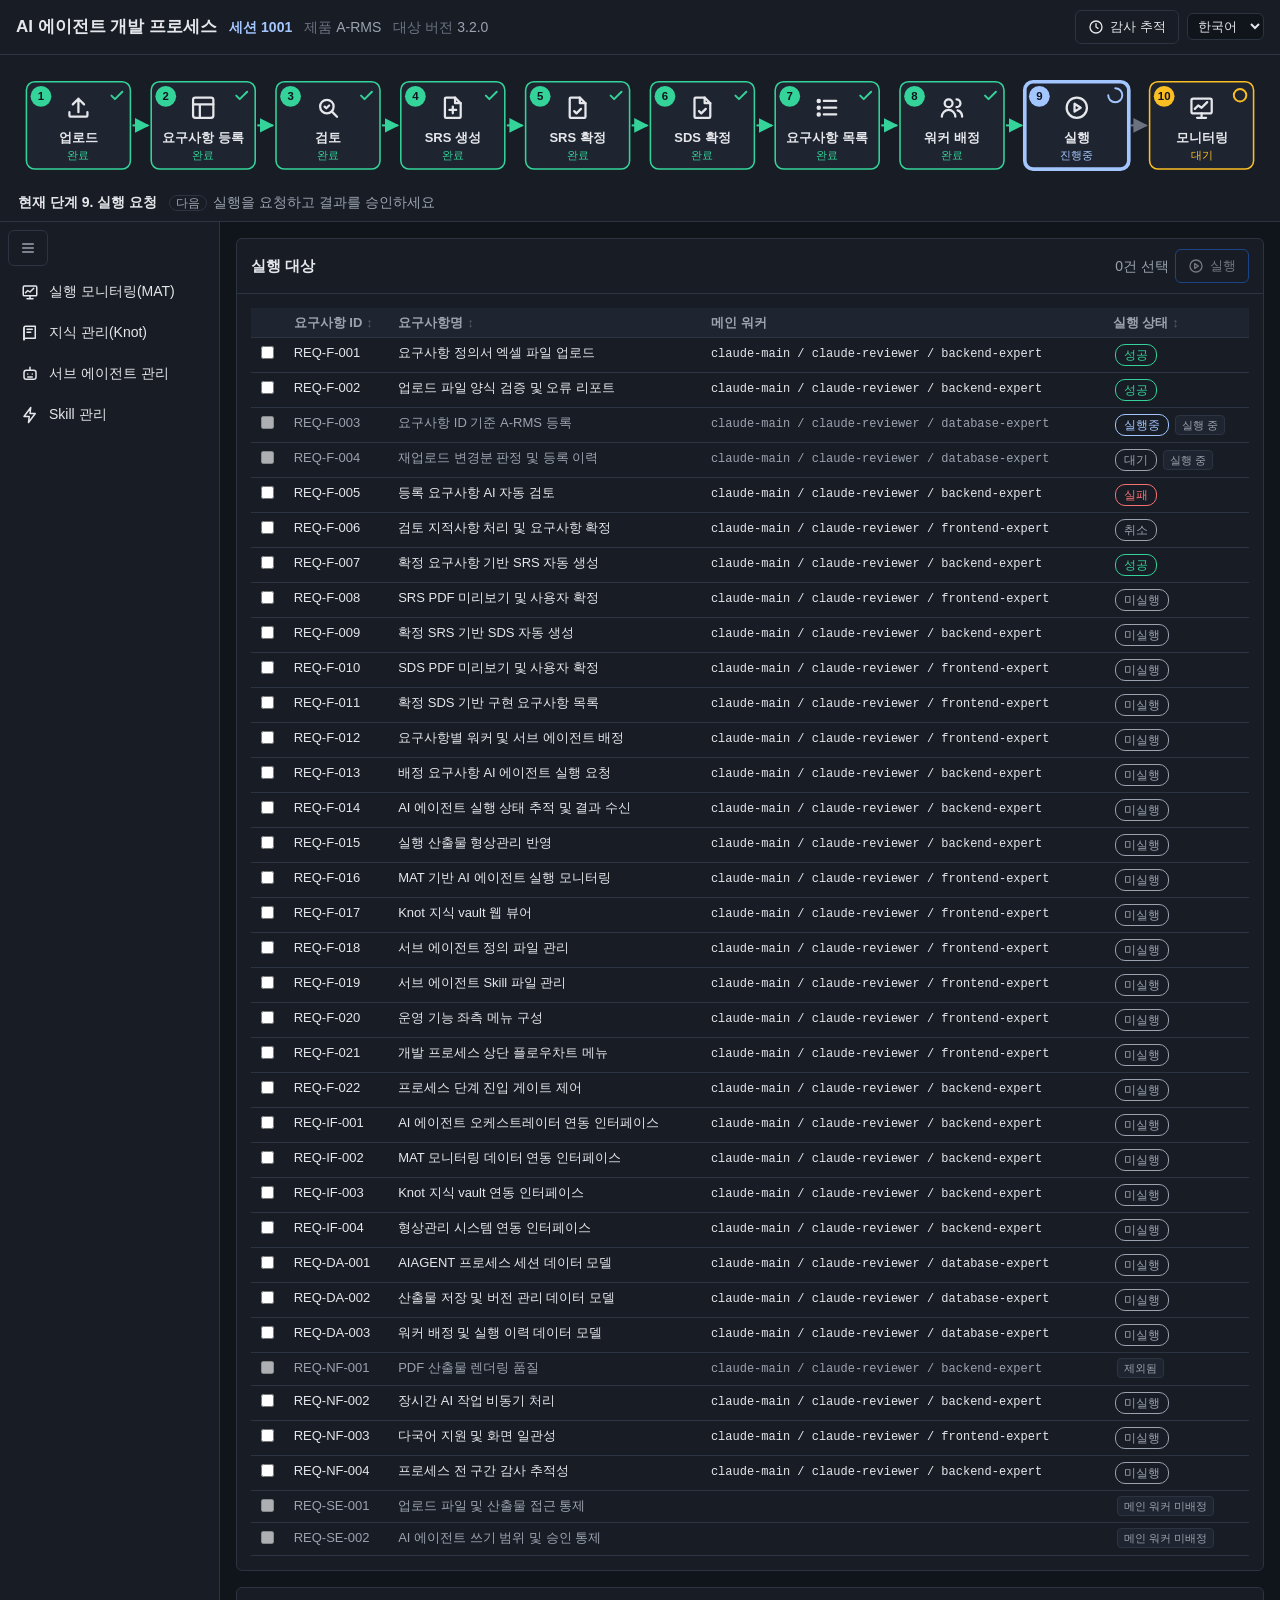
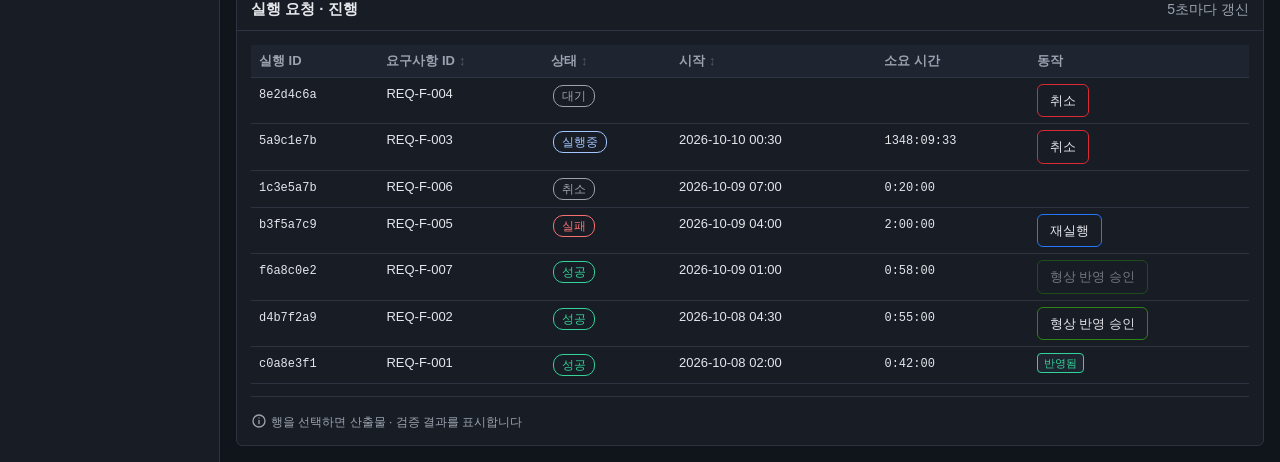
<file: frontend/ai-agent-req-regist/index.html>
<!doctype html>
<html lang="ko">
  <head>
    <meta charset="utf-8" />
    <meta name="viewport" content="width=device-width, initial-scale=1" />
    <title data-locale="aiagent.app.title"></title>
    <!-- 인라인 아이콘(별도 파일 요청 없음 — 콘솔 404 방지) -->
    <link rel="icon" href="data:image/svg+xml,%3Csvg xmlns='http://www.w3.org/2000/svg' viewBox='0 0 24 24'%3E%3Crect x='4' y='7' width='16' height='12' rx='3' fill='%232477ff'/%3E%3Cpath d='M12 3v4' stroke='%232477ff' stroke-width='2'/%3E%3Ccircle cx='9' cy='12.5' r='1.5' fill='%23fff'/%3E%3Ccircle cx='15' cy='12.5' r='1.5' fill='%23fff'/%3E%3C/svg%3E" />
    <link rel="stylesheet" href="css/aiagent.css" />
  </head>
  <body>
    <!-- 아이콘(외부 라이브러리 없음). 사용: <svg><use href="#ag-ico-NAME"/></svg> -->
    <svg class="ag-symbols" aria-hidden="true" focusable="false" xmlns="http://www.w3.org/2000/svg">
      <defs>
        <symbol id="ag-ico-upload" viewBox="0 0 24 24" fill="none" stroke="currentColor" stroke-width="2" stroke-linecap="round" stroke-linejoin="round"><path d="M12 16V4M7 9l5-5 5 5M4 16v3a1 1 0 0 0 1 1h14a1 1 0 0 0 1-1v-3" /></symbol>
        <symbol id="ag-ico-register" viewBox="0 0 24 24" fill="none" stroke="currentColor" stroke-width="2" stroke-linecap="round" stroke-linejoin="round"><rect x="3" y="3" width="18" height="18" rx="2" /><path d="M3 9h18M9 21V9" /></symbol>
        <symbol id="ag-ico-review" viewBox="0 0 24 24" fill="none" stroke="currentColor" stroke-width="2" stroke-linecap="round" stroke-linejoin="round"><circle cx="11" cy="11" r="6" /><path d="M20 20l-4.5-4.5M9 11l1.5 1.5L13 10" /></symbol>
        <symbol id="ag-ico-doc-gen" viewBox="0 0 24 24" fill="none" stroke="currentColor" stroke-width="2" stroke-linecap="round" stroke-linejoin="round"><path d="M14 3H6a1 1 0 0 0-1 1v16a1 1 0 0 0 1 1h12a1 1 0 0 0 1-1V8z" /><path d="M14 3v5h5M12 11v6M9 14h6" /></symbol>
        <symbol id="ag-ico-doc-check" viewBox="0 0 24 24" fill="none" stroke="currentColor" stroke-width="2" stroke-linecap="round" stroke-linejoin="round"><path d="M14 3H6a1 1 0 0 0-1 1v16a1 1 0 0 0 1 1h12a1 1 0 0 0 1-1V8z" /><path d="M14 3v5h5M9 15l2 2 4-4" /></symbol>
        <symbol id="ag-ico-list" viewBox="0 0 24 24" fill="none" stroke="currentColor" stroke-width="2" stroke-linecap="round" stroke-linejoin="round"><path d="M9 6h11M9 12h11M9 18h11" /><circle cx="4.5" cy="6" r="1" /><circle cx="4.5" cy="12" r="1" /><circle cx="4.5" cy="18" r="1" /></symbol>
        <symbol id="ag-ico-worker" viewBox="0 0 24 24" fill="none" stroke="currentColor" stroke-width="2" stroke-linecap="round" stroke-linejoin="round"><circle cx="9" cy="8" r="3.5" /><path d="M3 20c0-3.3 2.7-6 6-6s6 2.7 6 6M16 4.5a3.5 3.5 0 0 1 0 7M21 20c0-2.6-1.6-4.8-4-5.6" /></symbol>
        <symbol id="ag-ico-play" viewBox="0 0 24 24" fill="none" stroke="currentColor" stroke-width="2" stroke-linecap="round" stroke-linejoin="round"><circle cx="12" cy="12" r="9" /><path d="M10 8.5v7l5.5-3.5z" /></symbol>
        <symbol id="ag-ico-monitor" viewBox="0 0 24 24" fill="none" stroke="currentColor" stroke-width="2" stroke-linecap="round" stroke-linejoin="round"><rect x="3" y="4" width="18" height="13" rx="1.5" /><path d="M8 21h8M12 17v4M6 13l3-3 3 2 5-5" /></symbol>
        <symbol id="ag-ico-knowledge" viewBox="0 0 24 24" fill="none" stroke="currentColor" stroke-width="2" stroke-linecap="round" stroke-linejoin="round"><path d="M4 5a2 2 0 0 1 2-2h13v16H6a2 2 0 0 0-2 2z" /><path d="M4 21V5M8 7h7M8 11h5" /></symbol>
        <symbol id="ag-ico-agent" viewBox="0 0 24 24" fill="none" stroke="currentColor" stroke-width="2" stroke-linecap="round" stroke-linejoin="round"><rect x="4" y="7" width="16" height="12" rx="3" /><path d="M12 3v4M9 12h.01M15 12h.01M9 16h6" /></symbol>
        <symbol id="ag-ico-skill" viewBox="0 0 24 24" fill="none" stroke="currentColor" stroke-width="2" stroke-linecap="round" stroke-linejoin="round"><path d="M13 2L4 14h7l-1 8 9-12h-7z" /></symbol>
        <symbol id="ag-ico-check" viewBox="0 0 24 24" fill="none" stroke="currentColor" stroke-width="2.5" stroke-linecap="round" stroke-linejoin="round"><path d="M5 12.5l4.5 4.5L19 7.5" /></symbol>
        <symbol id="ag-ico-progress" viewBox="0 0 24 24" fill="none" stroke="currentColor" stroke-width="2.5" stroke-linecap="round" stroke-linejoin="round"><path d="M12 3a9 9 0 1 1-9 9" /></symbol>
        <symbol id="ag-ico-circle" viewBox="0 0 24 24" fill="none" stroke="currentColor" stroke-width="2.5"><circle cx="12" cy="12" r="8" /></symbol>
        <symbol id="ag-ico-lock" viewBox="0 0 24 24" fill="none" stroke="currentColor" stroke-width="2" stroke-linecap="round" stroke-linejoin="round"><rect x="5" y="11" width="14" height="10" rx="2" /><path d="M8 11V8a4 4 0 0 1 8 0v3" /></symbol>
        <symbol id="ag-ico-close" viewBox="0 0 24 24" fill="none" stroke="currentColor" stroke-width="2" stroke-linecap="round"><path d="M6 6l12 12M18 6L6 18" /></symbol>
        <symbol id="ag-ico-alert" viewBox="0 0 24 24" fill="none" stroke="currentColor" stroke-width="2" stroke-linecap="round" stroke-linejoin="round"><path d="M12 3l9.5 17H2.5z" /><path d="M12 10v4M12 17.5h.01" /></symbol>
        <symbol id="ag-ico-info" viewBox="0 0 24 24" fill="none" stroke="currentColor" stroke-width="2" stroke-linecap="round"><circle cx="12" cy="12" r="9" /><path d="M12 11v5M12 7.5h.01" /></symbol>
        <symbol id="ag-ico-plus" viewBox="0 0 24 24" fill="none" stroke="currentColor" stroke-width="2" stroke-linecap="round"><path d="M12 5v14M5 12h14" /></symbol>
        <symbol id="ag-ico-file" viewBox="0 0 24 24" fill="none" stroke="currentColor" stroke-width="2" stroke-linecap="round" stroke-linejoin="round"><path d="M14 3H6a1 1 0 0 0-1 1v16a1 1 0 0 0 1 1h12a1 1 0 0 0 1-1V8z" /><path d="M14 3v5h5" /></symbol>
        <symbol id="ag-ico-download" viewBox="0 0 24 24" fill="none" stroke="currentColor" stroke-width="2" stroke-linecap="round" stroke-linejoin="round"><path d="M12 4v12M7 11l5 5 5-5M4 20h16" /></symbol>
        <symbol id="ag-ico-menu" viewBox="0 0 24 24" fill="none" stroke="currentColor" stroke-width="2" stroke-linecap="round"><path d="M4 6h16M4 12h16M4 18h16" /></symbol>
        <symbol id="ag-ico-audit" viewBox="0 0 24 24" fill="none" stroke="currentColor" stroke-width="2" stroke-linecap="round" stroke-linejoin="round"><circle cx="12" cy="12" r="9" /><path d="M12 7v5l3 2" /></symbol>
      </defs>
    </svg>

    <a class="ag-skip" href="#aiagent_body" data-locale="aiagent.common.skipToContent"></a>

    <header class="aiagent-header">
      <div class="ag-hdr-title">
        <h1 data-locale="aiagent.app.title"></h1>
        <span class="ag-hdr-session" id="aiagent_hdr_session"></span>
        <span class="ag-hdr-meta" id="aiagent_hdr_meta"></span>
      </div>
      <div class="ag-hdr-tools">
        <a class="ag-btn ag-btn--plain" href="#/audit">
          <svg class="ag-ico" aria-hidden="true" focusable="false"><use href="#ag-ico-audit" /></svg>
          <span data-locale="aiagent.app.audit"></span>
        </a>
        <label class="ag-visually-hidden" for="aiagent_lang" data-locale="aiagent.app.lang"></label>
        <select id="aiagent_lang" class="ag-input ag-input--sm" data-locale-attr="title:aiagent.app.lang">
          <option value="ko" data-locale="aiagent.lang.ko"></option>
          <option value="en" data-locale="aiagent.lang.en"></option>
          <option value="ja" data-locale="aiagent.lang.ja"></option>
        </select>
      </div>
    </header>

    <!-- SCR-01 프로세스 플로우 헤더 -->
    <section id="aiagent_flow" class="aiagent-flow">
      <div class="ag-flow-scroll" id="aiagent_flow_scroll"></div>
      <div id="aiagent_flow_guide" class="ag-flow-guide">
        <div id="aiagent_flow_guide_text" class="ag-flow-guide-text"></div>
        <div id="aiagent_flow_notice" class="ag-flow-notice" aria-live="polite"></div>
      </div>
    </section>

    <div id="aiagent_layout" class="aiagent-layout">
      <!-- SCR-02 운영 기능 좌측 메뉴 -->
      <nav id="aiagent_side" class="aiagent-side" data-locale-attr="aria-label:aiagent.menu.title">
        <button type="button" id="aiagent_side_toggle" class="ag-side-toggle" aria-controls="aiagent_side_list" aria-expanded="true">
          <svg class="ag-ico" aria-hidden="true" focusable="false"><use href="#ag-ico-menu" /></svg>
        </button>
        <div id="aiagent_side_list" class="ag-side-body"></div>
      </nav>

      <!-- 본문: 라우트별 view 가 이 영역만 교체 -->
      <main id="aiagent_body" class="aiagent-body" tabindex="-1"></main>
    </div>

    <div id="aiagent_modal_root"></div>
    <div id="aiagent_toast_root" class="ag-toast-root"></div>

    <!-- 로드 순서(설계서 §1) -->
    <script src="js/aiagent-config.js"></script>
    <script src="js/core/events.js"></script>
    <script src="js/core/i18n.js"></script>
    <script src="js/core/mock-routes.js"></script>
    <script src="js/core/mock-server.js"></script>
    <script src="js/core/api.js"></script>
    <script src="js/core/ui.js"></script>
    <script src="js/core/poller.js"></script>
    <script src="js/core/markdown.js"></script>
    <script src="js/core/router.js"></script>
    <script src="js/aiagent-flow.js"></script>
    <script src="js/aiagent-sidemenu.js"></script>
    <script src="js/views/aiagent-upload.js"></script>
    <script src="js/views/aiagent-register.js"></script>
    <script src="js/views/aiagent-review.js"></script>
    <script src="js/views/aiagent-docviewer.js"></script>
    <script src="js/views/aiagent-backlog.js"></script>
    <script src="js/views/aiagent-execution.js"></script>
    <script src="js/views/aiagent-monitor.js"></script>
    <script src="js/views/aiagent-knowledge.js"></script>
    <script src="js/views/aiagent-assets.js"></script>
    <script src="js/views/aiagent-audit.js"></script>
    <script src="js/aiagent-main.js"></script>
  </body>
</html>
</file>
<file: frontend/ai-agent-req-regist/css/aiagent.css>
/*
 * AIAGENT 목업 스타일. 외부 라이브러리 없음.
 * 상태 4색 · 버튼 4색은 A-RMS 규약값(arms-frontend-web conventions §4).
 * --ag-bg · --ag-surface · --ag-border · --ag-text · --ag-text-dim · orange 버튼 hex 는 가정값(설계서 I-14).
 * 이식 시 :root 토큰을 A-RMS common.css / override.css 값으로 대체한다.
 */
:root {
  --ag-done: #34d399;
  --ag-normal: #a4c6ff;
  --ag-warn: #fbbf24;
  --ag-crit: #f87171;
  --ag-muted: #6b7280;

  --ag-btn-blue: #2477ff;
  --ag-btn-green: #2d8515;
  --ag-btn-red: #db2a34;
  --ag-btn-orange: #f0ad4e;

  --ag-bg: #10141b;
  --ag-surface: #171c25;
  --ag-surface-2: #1e2430;
  --ag-border: #2c3442;
  --ag-text: #e5e7eb;
  --ag-text-dim: #9ca3af;

  --ag-radius: 6px;
  --ag-side-w: 220px;
  --ag-side-w-collapsed: 56px;
  --ag-font: -apple-system, BlinkMacSystemFont, 'Segoe UI', 'Malgun Gothic', 'Apple SD Gothic Neo', 'Noto Sans KR', 'Hiragino Sans', 'Yu Gothic', sans-serif;
  --ag-mono: ui-monospace, SFMono-Regular, Consolas, 'D2Coding', monospace;
}

*,
*::before,
*::after {
  box-sizing: border-box;
}

html,
body {
  margin: 0;
  background: var(--ag-bg);
  color: var(--ag-text);
  font-family: var(--ag-font);
  font-size: 14px;
  line-height: 1.5;
}

body {
  overflow-x: hidden;
}

a {
  color: var(--ag-normal);
}

:focus-visible {
  outline: 2px solid var(--ag-normal);
  outline-offset: 2px;
}

.ag-symbols {
  position: absolute;
  width: 0;
  height: 0;
  overflow: hidden;
}

.ag-visually-hidden,
.ag-hidden {
  position: absolute !important;
  width: 1px;
  height: 1px;
  margin: -1px;
  padding: 0;
  overflow: hidden;
  clip: rect(0 0 0 0);
  white-space: nowrap;
  border: 0;
}

.ag-skip {
  position: absolute;
  left: -9999px;
  top: 0;
  z-index: 100;
  padding: 8px 12px;
  background: var(--ag-surface-2);
}

.ag-skip:focus {
  left: 8px;
}

.ag-ico {
  width: 16px;
  height: 16px;
  flex: none;
  vertical-align: -3px;
}

.ag-ico--lg {
  width: 32px;
  height: 32px;
}

/* ── 헤더 ── */
.aiagent-header {
  display: flex;
  flex-wrap: wrap;
  align-items: center;
  justify-content: space-between;
  gap: 8px 16px;
  padding: 10px 16px;
  background: var(--ag-surface);
  border-bottom: 1px solid var(--ag-border);
}

.ag-hdr-title {
  display: flex;
  flex-wrap: wrap;
  align-items: baseline;
  gap: 4px 12px;
  min-width: 0;
}

.ag-hdr-title h1 {
  margin: 0;
  font-size: 17px;
  font-weight: 600;
}

.ag-hdr-session {
  color: var(--ag-normal);
  font-weight: 600;
}

.ag-hdr-meta {
  display: inline-flex;
  flex-wrap: wrap;
  gap: 4px 12px;
  color: var(--ag-text-dim);
}

.ag-hdr-meta-label {
  margin-right: 4px;
  color: var(--ag-muted);
}

.ag-hdr-tools {
  display: flex;
  align-items: center;
  gap: 8px;
}

/* ── SCR-01 플로우 ── */
.aiagent-flow {
  background: var(--ag-surface);
  border-bottom: 1px solid var(--ag-border);
  padding: 8px 16px 6px;
}

.ag-flow-scroll {
  overflow-x: auto;
}

.ag-flow-svg {
  display: block;
  width: 100%;
  min-width: 960px;
  height: auto;
}

.ag-flow-scroll.is-error .ag-error-card {
  margin: 4px 0;
}

.ag-flow-arrow {
  stroke: var(--ag-muted);
  stroke-width: 2;
  fill: none;
}

.ag-flow-arrow.is-done {
  stroke: var(--ag-done);
}

.ag-flow-arrowhead {
  fill: var(--ag-muted);
}

.ag-flow-arrowhead.is-done {
  fill: var(--ag-done);
}

.ag-node {
  cursor: pointer;
  --node: var(--ag-muted);
}

.ag-node--completed {
  --node: var(--ag-done);
}

.ag-node--running {
  --node: var(--ag-normal);
}

.ag-node--waiting {
  --node: var(--ag-warn);
}

.ag-node--locked {
  --node: var(--ag-muted);
  cursor: not-allowed;
}

.ag-node-box {
  fill: var(--ag-surface-2);
  stroke: var(--node);
  stroke-width: 1.5;
}

.ag-node--locked .ag-node-box {
  stroke-dasharray: 4 3;
}

.ag-node.is-selected .ag-node-box {
  stroke-width: 3.5;
}

.ag-node:hover .ag-node-box,
.ag-node:focus .ag-node-box {
  fill: #252d3b;
}

.ag-node:focus {
  outline: none;
}

.ag-node:focus-visible .ag-node-box {
  stroke: var(--ag-text);
  stroke-width: 3;
}

.ag-node-no-bg {
  fill: var(--node);
}

.ag-node-no {
  fill: var(--ag-bg);
  font-size: 11px;
  font-weight: 700;
}

.ag-node-ico {
  color: var(--ag-text);
}

.ag-node--locked .ag-node-ico,
.ag-node--locked .ag-node-label {
  color: var(--ag-muted);
  fill: var(--ag-muted);
}

.ag-node-status {
  color: var(--node);
}

.ag-node-status--running {
  transform-box: fill-box;
  transform-origin: center;
  animation: ag-spin 1.6s linear infinite;
}

.ag-node-label {
  fill: var(--ag-text);
  font-size: 12.5px;
  font-weight: 600;
}

.ag-node-state {
  fill: var(--node);
  font-size: 11px;
}

@keyframes ag-spin {
  to {
    transform: rotate(360deg);
  }
}

.ag-flow-guide {
  display: flex;
  flex-wrap: wrap;
  align-items: center;
  justify-content: space-between;
  gap: 4px 16px;
  padding: 4px 2px 2px;
  min-height: 28px;
}

.ag-flow-guide-text {
  display: flex;
  flex-wrap: wrap;
  gap: 4px 12px;
}

.ag-flow-next {
  color: var(--ag-text-dim);
}

.ag-flow-next-label {
  margin-right: 6px;
  padding: 0 6px;
  border: 1px solid var(--ag-border);
  border-radius: 10px;
  font-size: 12px;
}

.ag-flow-notice {
  color: var(--ag-warn);
  font-weight: 600;
  opacity: 0;
  transition: opacity 0.2s;
}

.ag-flow-notice.is-visible {
  opacity: 1;
}

/* ── 레이아웃 ── */
.aiagent-layout {
  display: grid;
  grid-template-columns: var(--ag-side-w) minmax(0, 1fr);
  min-height: calc(100vh - 200px);
}

.aiagent-layout.is-side-collapsed {
  grid-template-columns: var(--ag-side-w-collapsed) minmax(0, 1fr);
}

.aiagent-side {
  background: var(--ag-surface);
  border-right: 1px solid var(--ag-border);
  padding: 8px;
}

.ag-side-toggle {
  display: inline-flex;
  align-items: center;
  justify-content: center;
  width: 40px;
  height: 36px;
  margin-bottom: 6px;
  background: transparent;
  color: var(--ag-text-dim);
  border: 1px solid var(--ag-border);
  border-radius: var(--ag-radius);
  cursor: pointer;
}

.ag-side-list {
  list-style: none;
  margin: 0;
  padding: 0;
}

.ag-side-item {
  display: flex;
  align-items: center;
  gap: 10px;
  padding: 9px 10px;
  margin-bottom: 2px;
  color: var(--ag-text);
  text-decoration: none;
  border-radius: var(--ag-radius);
  border-left: 3px solid transparent;
}

.ag-side-item:hover {
  background: var(--ag-surface-2);
}

.ag-side-item.is-active {
  background: var(--ag-surface-2);
  border-left-color: var(--ag-normal);
  color: var(--ag-normal);
}

.ag-side-item.is-disabled {
  color: var(--ag-muted);
  cursor: not-allowed;
}

.ag-side-item .ag-ico {
  width: 18px;
  height: 18px;
}

.is-side-collapsed .ag-side-label {
  position: absolute;
  width: 1px;
  height: 1px;
  overflow: hidden;
  clip: rect(0 0 0 0);
}

.is-side-collapsed .ag-side-item {
  justify-content: center;
  padding: 9px 0;
}

.aiagent-body {
  min-width: 0;
  padding: 16px;
}

.aiagent-body:focus {
  outline: none;
}

/* ── 위젯 ── */
.ag-view {
  display: flex;
  flex-direction: column;
  gap: 16px;
}

.ag-grid-2 {
  display: grid;
  grid-template-columns: minmax(0, 1fr) minmax(0, 1fr);
  gap: 16px;
}

.aiagent-widget {
  background: var(--ag-surface);
  border: 1px solid var(--ag-border);
  border-radius: var(--ag-radius);
  min-width: 0;
}

.aiagent-widget > header {
  display: flex;
  flex-wrap: wrap;
  align-items: center;
  justify-content: space-between;
  gap: 8px;
  padding: 10px 14px;
  border-bottom: 1px solid var(--ag-border);
}

.aiagent-widget > header h4 {
  margin: 0;
  font-size: 15px;
  font-weight: 600;
}

.aiagent-widget-controls {
  display: flex;
  flex-wrap: wrap;
  align-items: center;
  gap: 6px;
}

.aiagent-widget > .body {
  padding: 14px;
  min-width: 0;
}

/* ── 버튼(의미 고정 4색 · 테두리형) ── */
.ag-btn {
  display: inline-flex;
  align-items: center;
  gap: 6px;
  padding: 6px 12px;
  font: inherit;
  font-size: 13px;
  color: var(--ag-text);
  background: transparent;
  border: 1px solid var(--ag-border);
  border-radius: var(--ag-radius);
  cursor: pointer;
  text-decoration: none;
  white-space: nowrap;
}

.ag-btn:hover:not([disabled]) {
  background: var(--ag-surface-2);
}

.ag-btn[disabled] {
  opacity: 0.45;
  cursor: not-allowed;
}

.ag-btn--blue {
  border-color: var(--ag-btn-blue);
}

.ag-btn--green {
  border-color: var(--ag-btn-green);
}

.ag-btn--red {
  border-color: var(--ag-btn-red);
}

.ag-btn--orange {
  border-color: var(--ag-btn-orange);
}

.ag-btn--orange[aria-pressed='true'] {
  background: rgba(240, 173, 78, 0.15);
}

.ag-actions {
  display: flex;
  flex-wrap: wrap;
  align-items: center;
  gap: 8px;
  margin-top: 10px;
}

/* ── 폼 ── */
.ag-input {
  max-width: 100%;
  padding: 6px 8px;
  font: inherit;
  color: var(--ag-text);
  background: var(--ag-bg);
  border: 1px solid var(--ag-border);
  border-radius: var(--ag-radius);
}

textarea.ag-input {
  width: 100%;
  resize: vertical;
}

.ag-input--sm {
  padding: 4px 6px;
  font-size: 13px;
}

.ag-form-row {
  display: flex;
  flex-wrap: wrap;
  align-items: flex-end;
  gap: 12px;
}

.ag-field {
  display: flex;
  flex-direction: column;
  gap: 4px;
  margin-bottom: 8px;
  min-width: 0;
}

.ag-field select {
  min-width: 140px;
}

.ag-label {
  font-size: 12px;
  color: var(--ag-text-dim);
}

.ag-label--inline {
  margin-right: 4px;
}

.ag-hint {
  margin: 6px 0 0;
  font-size: 12px;
  color: var(--ag-text-dim);
}

.ag-hint .ag-ico {
  margin-right: 4px;
}

.ag-text-crit {
  color: var(--ag-crit);
}

.ag-muted {
  color: var(--ag-text-dim);
}

.ag-mono {
  font-family: var(--ag-mono);
  font-size: 12px;
}

/* ── 배지 · 톤 ── */
.ag-badge {
  display: inline-block;
  padding: 1px 8px;
  margin: 1px 2px;
  font-size: 12px;
  line-height: 18px;
  border-radius: 10px;
  border: 1px solid currentColor;
  white-space: nowrap;
  vertical-align: middle;
}

.ag-tone--done {
  color: var(--ag-done);
}

.ag-tone--normal {
  color: var(--ag-normal);
}

.ag-tone--warn {
  color: var(--ag-warn);
}

.ag-tone--crit {
  color: var(--ag-crit);
}

.ag-tone--muted {
  color: var(--ag-text-dim);
}

.ag-badge-row {
  display: flex;
  flex-wrap: wrap;
  align-items: center;
  gap: 4px;
  margin: 6px 0;
}

.ag-file-name {
  display: inline-flex;
  align-items: center;
  gap: 4px;
  margin-right: 6px;
  word-break: break-all;
}

/* ── 배너 · 카드 · 빈 상태 ── */
.ag-banner {
  display: flex;
  align-items: flex-start;
  gap: 8px;
  padding: 8px 12px;
  margin-bottom: 10px;
  border-radius: var(--ag-radius);
  border: 1px solid var(--ag-border);
}

.ag-banner--warn {
  color: var(--ag-warn);
  border-color: var(--ag-warn);
  background: rgba(251, 191, 36, 0.08);
}

.ag-error-card {
  padding: 12px 14px;
  border: 1px solid var(--ag-crit);
  border-radius: var(--ag-radius);
  background: rgba(248, 113, 113, 0.07);
}

.ag-error-title {
  display: flex;
  align-items: center;
  gap: 6px;
  color: var(--ag-crit);
  font-weight: 600;
}

.ag-error-msg {
  margin: 6px 0;
}

.ag-error-code {
  margin-left: 8px;
  font-family: var(--ag-mono);
  font-size: 12px;
  color: var(--ag-text-dim);
}

.ag-error-details {
  margin: 4px 0 8px;
  padding-left: 18px;
  font-family: var(--ag-mono);
  font-size: 12px;
  color: var(--ag-text-dim);
}

.ag-empty {
  padding: 18px;
  text-align: center;
  color: var(--ag-text-dim);
}

.ag-empty--lg {
  padding: 48px 18px;
  border: 1px dashed var(--ag-border);
  border-radius: var(--ag-radius);
}

.ag-locked-card {
  display: flex;
  flex-direction: column;
  align-items: center;
  gap: 10px;
  padding: 40px 18px;
  color: var(--ag-text-dim);
  border: 1px dashed var(--ag-muted);
  border-radius: var(--ag-radius);
  text-align: center;
}

.ag-locked-title {
  margin: 0;
  color: var(--ag-warn);
  font-weight: 600;
}

.ag-loading {
  display: flex;
  align-items: center;
  gap: 8px;
  padding: 14px;
  color: var(--ag-text-dim);
}

.ag-spinner {
  width: 14px;
  height: 14px;
  border: 2px solid var(--ag-border);
  border-top-color: var(--ag-normal);
  border-radius: 50%;
  animation: ag-spin 0.9s linear infinite;
}

/* ── 통계 카드 ── */
.ag-stat-row {
  display: grid;
  grid-template-columns: repeat(auto-fit, minmax(120px, 1fr));
  gap: 10px;
  margin-bottom: 12px;
}

.ag-stat {
  padding: 10px 12px;
  background: var(--ag-surface-2);
  border: 1px solid var(--ag-border);
  border-left: 3px solid currentColor;
  border-radius: var(--ag-radius);
}

.ag-stat-value {
  font-size: 22px;
  font-weight: 700;
}

.ag-stat-label {
  font-size: 12px;
  color: var(--ag-text-dim);
}

/* ── 표 ── */
.ag-table-wrap {
  width: 100%;
  overflow-x: auto;
}

.ag-table {
  width: 100%;
  border-collapse: collapse;
  font-size: 13px;
}

.ag-table th,
.ag-table td {
  padding: 6px 8px;
  border-bottom: 1px solid var(--ag-border);
  text-align: left;
  vertical-align: top;
}

.ag-table th {
  position: sticky;
  top: 0;
  background: var(--ag-surface-2);
  color: var(--ag-text-dim);
  font-weight: 600;
  white-space: nowrap;
}

.ag-table tr.is-clickable {
  cursor: pointer;
}

.ag-table tbody tr:hover {
  background: rgba(164, 198, 255, 0.05);
}

.ag-td-empty {
  text-align: center !important;
  color: var(--ag-text-dim);
}

.ag-sort {
  display: inline-flex;
  align-items: center;
  gap: 4px;
  padding: 0;
  font: inherit;
  color: inherit;
  background: none;
  border: 0;
  cursor: pointer;
}

.ag-sort-ind::after {
  content: '\2195';
  opacity: 0.4;
}

[aria-sort='ascending'] .ag-sort-ind::after {
  content: '\2191';
  opacity: 1;
}

[aria-sort='descending'] .ag-sort-ind::after {
  content: '\2193';
  opacity: 1;
}

.ag-table--preview {
  min-width: 1400px;
}

.ag-table--preview .ag-col-detail {
  min-width: 260px;
  max-width: 340px;
}

.ag-table--preview .ag-col-name {
  min-width: 160px;
}

.ag-table--preview .ag-col-note {
  min-width: 180px;
}

.ag-table--preview .ag-col-reqId,
.ag-table--preview .ag-col-rowNo {
  white-space: nowrap;
}

.ag-cell--error {
  box-shadow: inset 0 0 0 2px var(--ag-crit);
}

.ag-cell--warn {
  box-shadow: inset 0 0 0 2px var(--ag-warn);
}

.ag-row--blank td {
  background: rgba(251, 191, 36, 0.05);
}

.ag-pre-line {
  white-space: pre-line;
}

.ag-clamp-btn {
  display: block;
  width: 100%;
  padding: 0;
  font: inherit;
  color: inherit;
  text-align: left;
  background: none;
  border: 0;
  cursor: pointer;
}

.ag-clamp-btn:hover .ag-clamp2 {
  color: var(--ag-normal);
}

.ag-clamp2 {
  display: -webkit-box;
  -webkit-line-clamp: 2;
  -webkit-box-orient: vertical;
  overflow: hidden;
  white-space: pre-line;
}

.ag-pre {
  margin: 0;
  white-space: pre-wrap;
  word-break: break-word;
  font-family: var(--ag-font);
  font-size: 13px;
}

.ag-pager {
  display: flex;
  flex-wrap: wrap;
  align-items: center;
  justify-content: flex-end;
  gap: 8px;
  margin-top: 10px;
}

.ag-pager-total {
  margin-right: auto;
  color: var(--ag-text-dim);
}

.ag-link-btn {
  padding: 0;
  font: inherit;
  color: var(--ag-normal);
  background: none;
  border: 0;
  text-decoration: underline;
  cursor: pointer;
}

/* ── 업로드 ── */
.ag-dropzone {
  display: flex;
  flex-direction: column;
  align-items: center;
  gap: 6px;
  padding: 20px 12px;
  text-align: center;
  border: 2px dashed var(--ag-border);
  border-radius: var(--ag-radius);
  cursor: pointer;
}

.ag-dropzone.is-dragover,
.ag-dropzone:hover {
  border-color: var(--ag-btn-blue);
  background: rgba(36, 119, 255, 0.06);
}

.ag-dropzone-text {
  margin: 0;
}

.ag-upload-msg:empty {
  display: none;
}

.ag-upload-msg,
.ag-register-err {
  margin-top: 10px;
}

/* ── 탭 · 변경분 · 타임라인 ── */
.ag-tabs {
  display: flex;
  flex-wrap: wrap;
  gap: 4px;
  border-bottom: 1px solid var(--ag-border);
  margin-bottom: 10px;
}

.ag-tab {
  display: inline-flex;
  align-items: center;
  gap: 6px;
  padding: 7px 12px;
  font: inherit;
  color: var(--ag-text-dim);
  background: none;
  border: 0;
  border-bottom: 2px solid transparent;
  cursor: pointer;
}

.ag-tab[aria-selected='true'] {
  color: var(--ag-text);
  border-bottom-color: var(--ag-normal);
}

.ag-tab-count {
  padding: 0 6px;
  font-size: 11px;
  border-radius: 8px;
  background: var(--ag-surface-2);
}

del {
  color: var(--ag-crit);
  text-decoration: line-through;
}

ins {
  color: var(--ag-done);
  text-decoration: none;
  font-weight: 600;
}

.ag-diff {
  display: flex;
  flex-wrap: wrap;
  gap: 4px 10px;
  margin-top: 4px;
}

.ag-diff ins::before {
  content: '\2192';
  margin-right: 6px;
  color: var(--ag-text-dim);
  font-weight: 400;
}

.ag-timeline-item {
  position: relative;
  padding: 0 0 14px 16px;
  border-left: 2px solid var(--ag-border);
}

.ag-timeline-item::before {
  content: '';
  position: absolute;
  left: -6px;
  top: 4px;
  width: 10px;
  height: 10px;
  border-radius: 50%;
  background: var(--ag-normal);
}

.ag-timeline-head {
  display: flex;
  flex-wrap: wrap;
  align-items: center;
  gap: 6px;
}

/* ── 모달 ── */
.ag-modal-backdrop {
  position: fixed;
  inset: 0;
  z-index: 50;
  display: flex;
  align-items: center;
  justify-content: center;
  padding: 16px;
  background: rgba(0, 0, 0, 0.6);
}

.ag-modal {
  display: flex;
  flex-direction: column;
  width: 520px;
  max-width: 100%;
  max-height: calc(100vh - 32px);
  background: var(--ag-surface);
  border: 1px solid var(--ag-border);
  border-radius: var(--ag-radius);
  box-shadow: 0 12px 40px rgba(0, 0, 0, 0.5);
}

.ag-modal--wide {
  width: 860px;
}

.ag-modal-header {
  display: flex;
  align-items: center;
  justify-content: space-between;
  gap: 8px;
  padding: 12px 16px;
  border-bottom: 1px solid var(--ag-border);
}

.ag-modal-header h3 {
  margin: 0;
  font-size: 16px;
}

.ag-modal-x {
  padding: 4px;
  color: var(--ag-text-dim);
  background: none;
  border: 0;
  cursor: pointer;
}

.ag-modal-body {
  padding: 16px;
  overflow: auto;
}

.ag-modal-footer {
  display: flex;
  flex-wrap: wrap;
  justify-content: flex-end;
  gap: 8px;
  padding: 12px 16px;
  border-top: 1px solid var(--ag-border);
}

.ag-modal-backdrop:has(.ag-modal--drawer) {
  justify-content: flex-end;
  align-items: stretch;
  padding: 0;
}

.ag-modal--drawer {
  width: 420px;
  max-height: 100vh;
  border-radius: 0;
}

/* ── 토스트 ── */
.ag-toast-root {
  position: fixed;
  right: 16px;
  bottom: 16px;
  z-index: 60;
  display: flex;
  flex-direction: column;
  gap: 8px;
  max-width: calc(100vw - 32px);
}

.ag-toast {
  padding: 10px 14px;
  background: var(--ag-surface-2);
  border: 1px solid var(--ag-border);
  border-left: 4px solid var(--ag-normal);
  border-radius: var(--ag-radius);
  box-shadow: 0 6px 20px rgba(0, 0, 0, 0.4);
  transition: opacity 0.3s;
}

.ag-toast--success {
  border-left-color: var(--ag-done);
}

.ag-toast--warn {
  border-left-color: var(--ag-warn);
}

.ag-toast--error {
  border-left-color: var(--ag-crit);
}

.ag-toast.is-leaving {
  opacity: 0;
}

/* ── 공통 보조(5~7단계) ── */
.ag-hidden-block {
  display: none !important;
}

.ag-nowrap {
  white-space: nowrap;
}

.ag-push {
  margin-left: auto;
}

.ag-text-warn {
  color: var(--ag-warn);
}

.ag-text-done {
  color: var(--ag-done);
}

.ag-msg:empty {
  display: none;
}

.ag-msg {
  margin-top: 10px;
}

.ag-input--full {
  width: 100%;
}

.ag-banner--crit {
  color: var(--ag-crit);
  border-color: var(--ag-crit);
  background: rgba(248, 113, 113, 0.08);
}

.ag-split {
  display: grid;
  grid-template-columns: minmax(0, 2fr) minmax(0, 3fr);
  gap: 16px;
  align-items: start;
}

.ag-split--wide {
  grid-template-columns: minmax(0, 3fr) minmax(280px, 1fr);
}

.ag-fieldset {
  margin: 0;
  padding: 0;
  border: 0;
  min-width: 0;
}

.ag-radio-row {
  display: flex;
  flex-wrap: wrap;
  gap: 4px 14px;
  margin: 4px 0 8px;
}

.ag-radio {
  display: inline-flex;
  align-items: center;
  gap: 6px;
  margin: 4px 14px 4px 0;
  cursor: pointer;
}

.ag-chips {
  display: inline-flex;
  flex-wrap: wrap;
  gap: 3px;
}

.ag-chip {
  display: inline-block;
  padding: 0 6px;
  font-family: var(--ag-mono);
  font-size: 11px;
  line-height: 18px;
  color: var(--ag-text-dim);
  background: var(--ag-surface-2);
  border: 1px solid var(--ag-border);
  border-radius: 4px;
  white-space: nowrap;
}

.ag-chip--link {
  color: var(--ag-normal);
  cursor: pointer;
}

.ag-chip--done {
  font-family: var(--ag-font);
  color: var(--ag-done);
  border-color: var(--ag-done);
}

.ag-chip--muted {
  font-family: var(--ag-font);
  margin-left: 4px;
}

.ag-progress-row {
  display: flex;
  align-items: center;
  gap: 10px;
  margin: 8px 0;
}

.ag-progress {
  flex: 1;
  max-width: 360px;
  height: 8px;
  overflow: hidden;
  background: var(--ag-surface-2);
  border: 1px solid var(--ag-border);
  border-radius: 4px;
}

.ag-progress-bar {
  height: 100%;
  background: var(--ag-normal);
  transition: width 0.3s;
}

.ag-table tr.is-selected td {
  background: rgba(164, 198, 255, 0.1);
}

.ag-table--compact th,
.ag-table--compact td {
  padding: 5px 6px;
}

.ag-row--crit td {
  background: rgba(248, 113, 113, 0.07);
}

.ag-row--muted td {
  color: var(--ag-text-dim);
}

.ag-filter-note {
  margin: 0 0 10px;
  color: var(--ag-text-dim);
}

.ag-subtitle {
  margin: 14px 0 6px;
  font-size: 13px;
  font-weight: 600;
}

.ag-dl {
  display: grid;
  grid-template-columns: max-content minmax(0, 1fr);
  gap: 6px 12px;
  margin: 0 0 10px;
}

.ag-dl dt {
  color: var(--ag-text-dim);
  font-size: 12px;
}

.ag-dl dd {
  margin: 0;
  min-width: 0;
  word-break: break-word;
}

.ag-details {
  min-width: 0;
}

.ag-details > summary {
  display: flex;
  flex-wrap: wrap;
  align-items: center;
  gap: 8px;
  cursor: pointer;
  font-weight: 600;
}

.ag-details-body {
  margin-top: 10px;
}

.ag-details--card {
  margin-bottom: 10px;
  padding: 10px 12px;
  background: var(--ag-surface-2);
  border: 1px solid var(--ag-border);
  border-radius: var(--ag-radius);
}

.ag-details--card > summary {
  font-weight: 400;
  margin-bottom: 8px;
}

/* ── SCR-05 지적사항 ── */
.ag-view--review > .aiagent-widget:first-child > .body {
  padding: 0 14px;
}

.ag-view--review > .aiagent-widget:first-child .ag-banner {
  margin: 10px 0;
}
.ag-finding {
  padding: 12px;
  margin-bottom: 12px;
  background: var(--ag-surface-2);
  border: 1px solid var(--ag-border);
  border-radius: var(--ag-radius);
}

.ag-finding.is-highlight {
  border-color: var(--ag-warn);
  box-shadow: 0 0 0 2px rgba(251, 191, 36, 0.35);
}

.ag-finding-head {
  display: flex;
  flex-wrap: wrap;
  align-items: center;
  gap: 4px 6px;
}

.ag-finding-content {
  margin: 8px 0;
}

.ag-suggest {
  padding: 8px 10px;
  margin-bottom: 8px;
  border-left: 3px solid var(--ag-normal);
  background: rgba(164, 198, 255, 0.06);
}

.ag-suggest p {
  margin: 2px 0 0;
}

.ag-finding-linked {
  display: flex;
  flex-wrap: wrap;
  align-items: center;
  gap: 4px 6px;
  margin-bottom: 8px;
}

.ag-decision {
  padding-top: 8px;
  border-top: 1px dashed var(--ag-border);
}

.ag-apply,
.ag-editor {
  margin-top: 10px;
}

.ag-editor {
  padding: 10px;
  border: 1px solid var(--ag-btn-green);
  border-radius: var(--ag-radius);
}

/* ── SCR-06 문서 뷰어 ── */
.ag-pdf {
  display: block;
  width: 100%;
  height: 72vh;
  min-height: 420px;
  margin-top: 12px;
  background: #fff;
  border: 1px solid var(--ag-border);
  border-radius: var(--ag-radius);
}

/* ── SCR-07 구현 목록 ── */
.ag-filterbar {
  margin-bottom: 6px;
}

.ag-field--action {
  justify-content: flex-end;
}

.ag-bulk {
  padding: 10px 12px;
  margin-bottom: 10px;
  border: 1px solid var(--ag-btn-green);
  border-radius: var(--ag-radius);
  background: rgba(45, 133, 21, 0.07);
}

.ag-bulk-title {
  align-self: center;
}

.ag-table--backlog {
  min-width: 1500px;
}

.ag-table--backlog .ag-col-name {
  min-width: 180px;
}

.ag-table--backlog th.is-focus {
  color: var(--ag-warn);
  box-shadow: inset 0 -2px 0 var(--ag-warn);
}

.ag-cell-error {
  margin-top: 4px;
  max-width: 180px;
  font-size: 12px;
  color: var(--ag-crit);
  white-space: normal;
}

.ag-cell-error:empty {
  display: none;
}

.ag-detail-pre {
  max-height: 420px;
  overflow: auto;
  padding: 8px;
  background: var(--ag-bg);
  border: 1px solid var(--ag-border);
  border-radius: var(--ag-radius);
}

/* ── SCR-08 실행 ── */
.ag-btn-group {
  display: inline-flex;
  flex-wrap: wrap;
  gap: 4px;
}

.ag-exec-detail {
  margin-top: 12px;
  padding-top: 10px;
  border-top: 1px solid var(--ag-border);
}

.ag-plain-list,
.ag-check-list {
  list-style: none;
  margin: 4px 0 10px;
  padding: 0;
}

.ag-plain-list li,
.ag-check-list li {
  display: flex;
  flex-wrap: wrap;
  align-items: center;
  gap: 6px;
  padding: 2px 0;
}

.ag-check-list .is-pass .ag-ico {
  color: var(--ag-done);
}

.ag-check-list .is-fail {
  color: var(--ag-crit);
}

.ag-agree {
  margin-top: 10px;
  font-weight: 600;
}

/* ── SCR-09 ~ 12 공통 ── */
.ag-row--warn td {
  background: rgba(251, 191, 36, 0.07);
}

.ag-tone--orange {
  color: var(--ag-btn-orange);
  border-color: var(--ag-btn-orange);
}

.ag-split--tree {
  grid-template-columns: minmax(220px, 1fr) minmax(0, 3fr);
}

.ag-split--assets {
  grid-template-columns: minmax(0, 2fr) minmax(0, 3fr);
}

.ag-split.is-single {
  grid-template-columns: minmax(0, 1fr);
}

/* ── SCR-09 MAT 모니터링 ── */
.ag-table--monitor .ag-badge .ag-ico {
  width: 12px;
  height: 12px;
  margin-right: 3px;
  vertical-align: -1px;
}

.ag-file-list li {
  display: flex;
  flex-wrap: wrap;
  align-items: center;
  gap: 4px;
  margin-bottom: 2px;
}

.ag-file-list .ag-ico {
  width: 11px;
  height: 11px;
  margin-right: 2px;
  vertical-align: -1px;
}

.ag-log {
  max-height: 420px;
  margin: 0;
  padding: 10px 12px;
  overflow: auto;
  font-family: var(--ag-mono);
  font-size: 12px;
  line-height: 1.6;
  white-space: pre-wrap;
  word-break: break-word;
  background: var(--ag-bg);
  border: 1px solid var(--ag-border);
  border-radius: var(--ag-radius);
}

.ag-log-time {
  color: var(--ag-text-dim);
}

.ag-log-tag {
  font-weight: 600;
}

.ag-log-line--crit {
  color: var(--ag-crit);
}

.ag-log-line--done .ag-log-tag {
  color: var(--ag-done);
}

.ag-log-line--normal .ag-log-tag {
  color: var(--ag-normal);
}

/* ── SCR-10 Knot vault ── */
.ag-tree {
  max-height: 70vh;
  overflow: auto;
}

.ag-tree-list {
  margin: 0;
  padding: 0 0 0 10px;
  list-style: none;
}

.ag-tree > .ag-tree-list {
  padding-left: 0;
}

.ag-tree-dir > summary {
  display: flex;
  align-items: center;
  gap: 6px;
  padding: 4px 2px;
  cursor: pointer;
  color: var(--ag-text-dim);
  font-family: var(--ag-mono);
  font-size: 12px;
}

.ag-tree-file {
  display: flex;
  align-items: center;
  gap: 6px;
  width: 100%;
  padding: 5px 6px;
  font: inherit;
  font-size: 13px;
  text-align: left;
  color: var(--ag-text);
  background: none;
  border: 1px solid transparent;
  border-radius: var(--ag-radius);
  cursor: pointer;
}

.ag-tree-file:hover {
  background: var(--ag-surface-2);
}

.ag-tree-file.is-active {
  border-color: var(--ag-normal);
  background: var(--ag-surface-2);
}

.ag-tree-label {
  flex: 1 1 auto;
  min-width: 0;
  overflow: hidden;
  text-overflow: ellipsis;
  white-space: nowrap;
}

.ag-doc-title {
  margin: 0 0 10px;
  font-size: 18px;
}

.ag-md {
  min-width: 0;
  line-height: 1.7;
  overflow-wrap: anywhere;
}

.ag-md .ag-md-h {
  margin: 18px 0 8px;
  line-height: 1.35;
}

.ag-md h1.ag-md-h {
  font-size: 20px;
}

.ag-md h2.ag-md-h {
  font-size: 17px;
  padding-bottom: 4px;
  border-bottom: 1px solid var(--ag-border);
}

.ag-md h3.ag-md-h {
  font-size: 15px;
}

.ag-md h4.ag-md-h {
  font-size: 14px;
}

.ag-md .ag-md-p,
.ag-md .ag-md-list {
  margin: 0 0 10px;
}

.ag-md .ag-md-list {
  padding-left: 22px;
}

.ag-md code {
  padding: 1px 4px;
  font-family: var(--ag-mono);
  font-size: 12px;
  background: var(--ag-surface-2);
  border-radius: 3px;
}

.ag-md .ag-md-pre {
  margin: 0 0 12px;
  padding: 10px 12px;
  overflow-x: auto;
  background: var(--ag-bg);
  border: 1px solid var(--ag-border);
  border-radius: var(--ag-radius);
}

.ag-md .ag-md-pre code {
  padding: 0;
  background: none;
  white-space: pre;
}

.ag-md .ag-md-quote {
  margin: 0 0 12px;
  padding: 4px 12px;
  color: var(--ag-text-dim);
  border-left: 3px solid var(--ag-border);
}

.ag-md .ag-md-hr {
  border: 0;
  border-top: 1px solid var(--ag-border);
  margin: 16px 0;
}

.ag-md-table {
  border-collapse: collapse;
  margin: 0 0 12px;
  font-size: 13px;
}

.ag-md-table th,
.ag-md-table td {
  padding: 5px 8px;
  text-align: left;
  vertical-align: top;
  border: 1px solid var(--ag-border);
}

.ag-md-table th {
  background: var(--ag-surface-2);
}

.ag-wikilink {
  padding: 0;
  font: inherit;
  color: var(--ag-normal);
  background: none;
  border: 0;
  border-bottom: 1px solid currentColor;
  cursor: pointer;
}

.ag-wikilink--unresolved {
  color: var(--ag-muted);
  border-bottom: 1px dashed currentColor;
  cursor: default;
}

/* ── SCR-11 에이전트 · Skill ── */
.ag-asset-head {
  display: flex;
  flex-wrap: wrap;
  align-items: center;
  gap: 8px;
  margin-bottom: 10px;
}

.ag-asset-head h3 {
  margin: 0;
  font-size: 16px;
}

.ag-code-area {
  min-height: 320px;
  font-family: var(--ag-mono);
  font-size: 12px;
  line-height: 1.55;
  white-space: pre;
  overflow-wrap: normal;
  overflow-x: auto;
  resize: vertical;
}

/* ── SCR-12 감사 추적 ── */
.ag-ai-meta > summary {
  font-weight: 400;
}

.ag-ai-meta .ag-dl {
  margin-top: 6px;
  min-width: 220px;
}

.ag-trace {
  margin: 0;
  padding: 0 0 0 6px;
  list-style: none;
}

.ag-trace-title {
  margin-bottom: 4px;
  font-weight: 600;
}

.ag-timeline-item.is-empty::before {
  background: var(--ag-muted);
}

.ag-trace-entry {
  margin-bottom: 6px;
}

.ag-trace-ref {
  font-size: 12px;
  overflow-wrap: anywhere;
}

/* ── 반응형 ── */
@media (max-width: 1023px) {
  :root {
    --ag-side-w: 180px;
  }
  .ag-grid-2,
  .ag-split,
  .ag-split--wide {
    grid-template-columns: minmax(0, 1fr);
  }
}

@media (max-width: 767px) {
  .aiagent-layout {
    grid-template-columns: var(--ag-side-w-collapsed) minmax(0, 1fr);
  }
  .aiagent-layout:not(.is-side-collapsed) {
    grid-template-columns: var(--ag-side-w) minmax(0, 1fr);
  }
  .aiagent-body {
    padding: 12px;
  }
  .aiagent-header,
  .aiagent-flow {
    padding-left: 12px;
    padding-right: 12px;
  }
}

@media (max-width: 480px) {
  .ag-modal-backdrop {
    padding: 0;
  }
  .ag-modal,
  .ag-modal--wide,
  .ag-modal--drawer {
    width: 100%;
    max-height: 100vh;
    border-radius: 0;
  }
  .ag-btn {
    white-space: normal;
  }
}

@media (prefers-reduced-motion: reduce) {
  .ag-node-status--running,
  .ag-spinner {
    animation: none;
  }
  .ag-flow-notice,
  .ag-toast,
  .ag-progress-bar {
    transition: none;
  }
}
</file>
